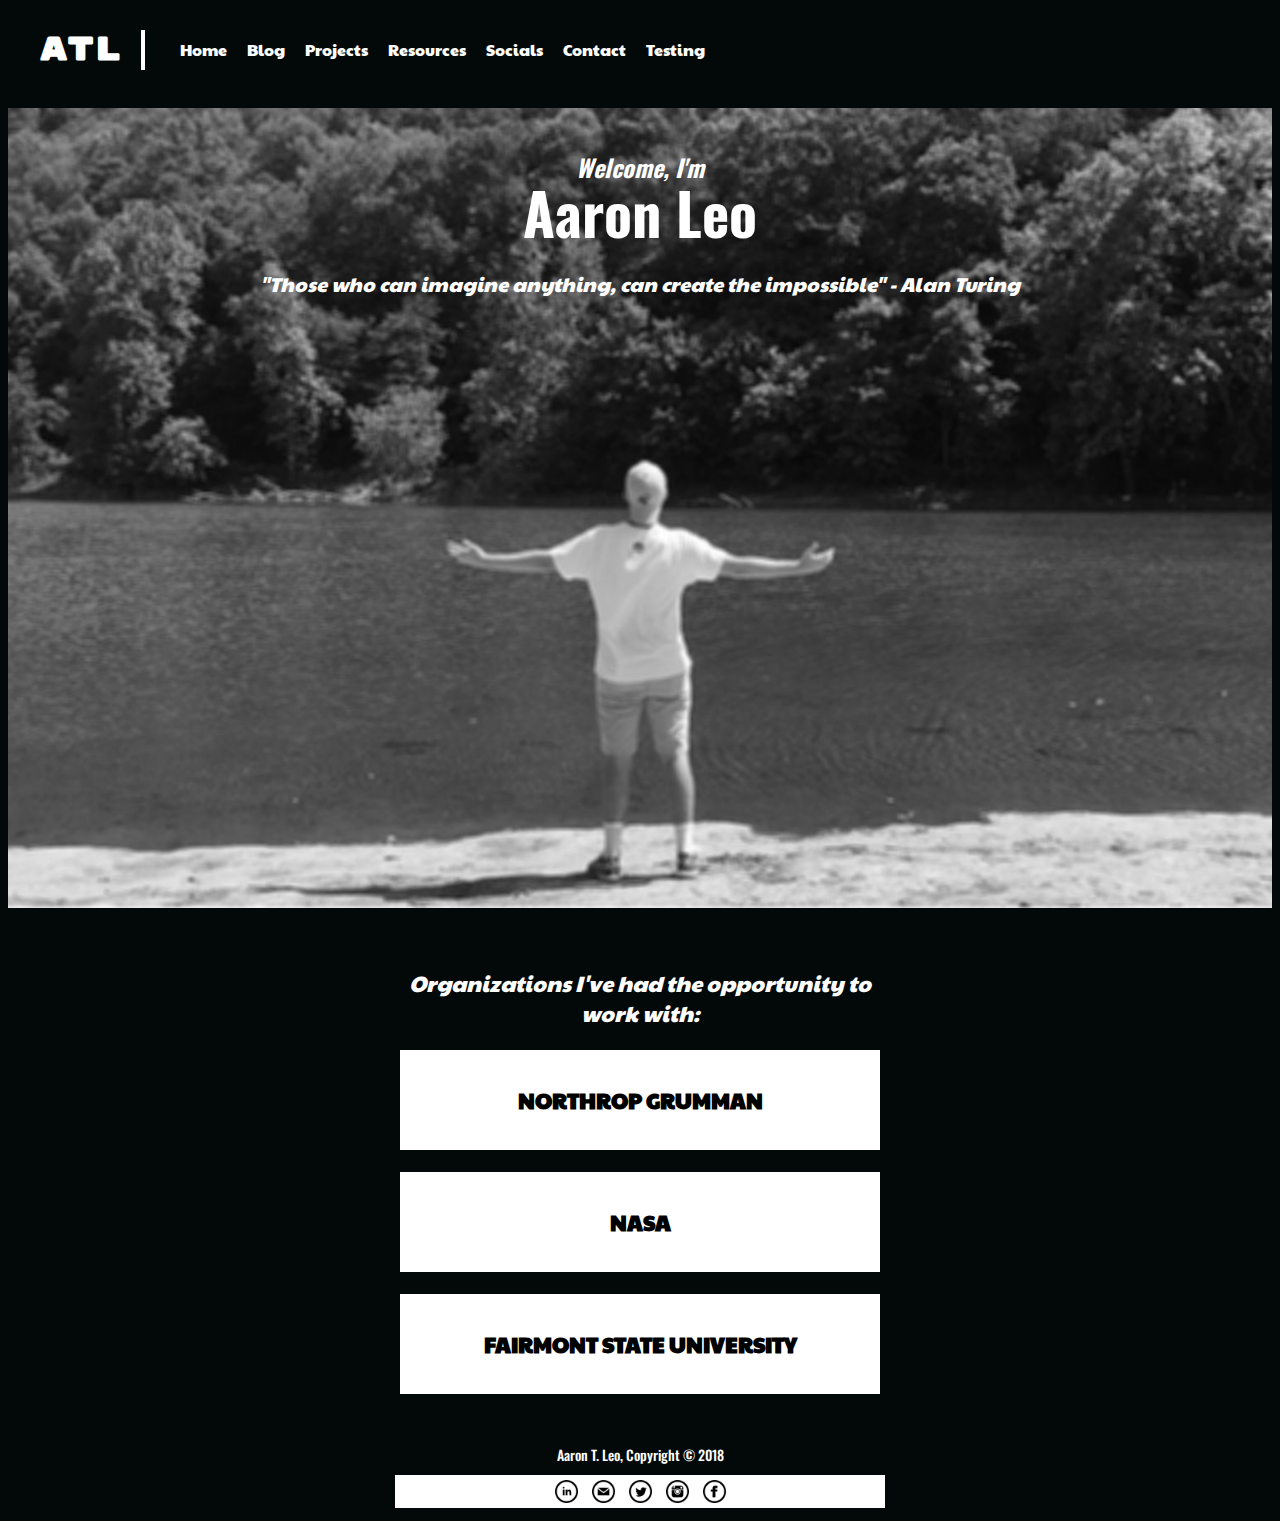
<file: index.html>
<!DOCTYPE html>
<html>
  <head>
    <meta charset="utf-8">
    <title> Aaron T. Leo | Home </title>
    <meta name="viewport" content="width=device-width, initial-scale=1.0">
    <link rel="stylesheet" href="./css/style.css">
    <link href="https://fonts.googleapis.com/css?family=Paytone+One|Rubik+Mono+One|Oswald|Anton|Josefin+Slab" rel="stylesheet">
  </head>
  <body>
    <header>
      <a href="index.html" class="header-brand">ATL</a>
      <nav>
          <ul>
            <li><a href="index.html"> Home </a></li>
            <li><a href="blog.html"> Blog </a></li>
            <li><a href="projects.html"> Projects </a></li>
            <li><a href="resources.html"> Resources </a></li>
            <li><a href="socials.html"> Socials </a></li>
            <li><a href="contact.html"> Contact </a></li>
            <li><a href="testing.html"> Testing </a></li>
          </ul>
      </nav>
    </header>
    <main>
      <section class="index-banner">
        <div class="vertical-center">
          <h2><i><span style="font-size: 24px">Welcome, I'm </span></i><br>Aaron Leo</h2>
          <h1> "Those who can imagine anything, can create the impossible"   - Alan Turing </h1>
        </div>
      </section>
      <div class="wrapper">
        <div class="index-organizations">
            <h2 class="index-organizations-header"> Organizations I've had the opportunity to work with: </h2>
          <a href="#">
            <div class="index-organization-1">
              <h3><a href= "https://ngc.taleo.net/careersection/ngc_coll/jobsearch.ftl?lang=en&_ga=2.114359751.1571908269.1505140570-1337973145.1462220117">NORTHROP GRUMMAN</h3>
            </div>
          </a>
          <a href="#">
            <div class="index-organization-2">
              <h3><a href= "http://www.wvspacegrant.org">NASA</h3>
            </div>
          </a>
          <a href="#">
            <div class="index-organization-3">
              <h3><a href= "https://www.fairmontstate.edu/collegeofscitech/academics/computer-science-computer-security-programs">FAIRMONT STATE UNIVERSITY</h3>
            </div>
          </a>
        </div>
      </div>
    </main>
    <footer>
      <div class="wrapper">
        <p> Aaron T. Leo, Copyright &copy; 2018 </p>
        <div class="footer-icon-bar">
          <div class="footer-icon-group">
            <a href="https://www.linkedin.com/in/aaron-leo-2ab53011b/">
                <img class="footer-icon-1" src="./img/linkedin-icon.png" alt="Linkedin Icon">
            </a>
            <a href="#">
                <img class="footer-icon-2" src="./img/email-icon.png" alt="Email Icon">
            </a>
            <a href="https://twitter.com/AT_Leo">
                <img class="footer-icon-3" src="./img/twitter-icon.png" alt="Twitter Icon">
            </a>
            <a href="https://www.instagram.com/atleo14/">
                <img class="footer-icon-4" src="./img/instagram-icon.png" alt="Instagram Icon">
            </a>
            <a href="https://www.facebook.com/AaronTL14">
                <img class="footer-icon-5" src="./img/facebook-icon.png" alt="Facebook Icon">
            </a>
          </div>
        </div>
      </div>
    </footer>
  </body>
</html>
</file>
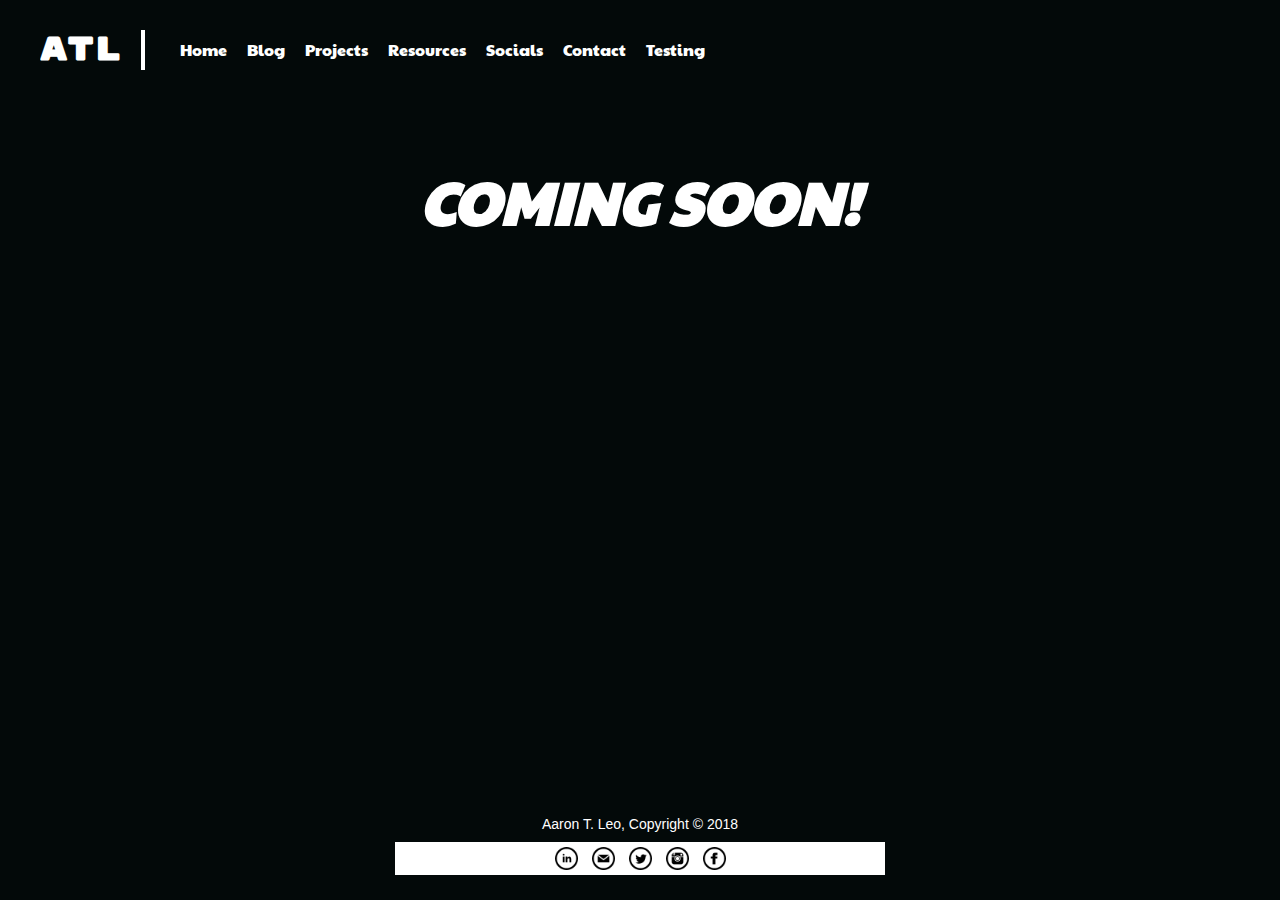
<file: blog.html>
<!DOCTYPE html>
<html>
  <head>
    <meta charset="utf-8">
    <title> Aaron T. Leo | Blog </title>
    <meta name="viewport" content="width=device-width, initial-scale=1.0">
    <link rel="stylesheet" href="./css/style.css">
    <link href="https://fonts.googleapis.com/css?family=Assistant|Paytone+One|Rubik+Mono+One|Ultra" rel="stylesheet">
  </head>
  <body>
    <header>
      <a href="index.html" class="header-brand">ATL</a>
      <nav>
          <ul>
            <li><a href="index.html"> Home </a></li>
            <li><a href="blog.html"> Blog </a></li>
            <li><a href="projects.html"> Projects </a></li>
            <li><a href="resources.html"> Resources </a></li>
            <li><a href="socials.html"> Socials </a></li>
            <li><a href="contact.html"> Contact </a></li>
            <li><a href="testing.html"> Testing </a></li>
          </ul>
      </nav>
    </header>



    <main>
      <section class="coming-soon-text">
        <h1> COMING SOON! </h1>
      </section>
    </main>



    <footer class="coming-soon-footer">
      <div class="wrapper">
        <p> Aaron T. Leo, Copyright &copy; 2018 </p>
        <div class="footer-icon-bar">
          <div class="footer-icon-group">
            <a href="https://www.linkedin.com/in/aaron-leo/">
                <img class="footer-icon-1" src="./img/linkedin-icon.png" alt="Linkedin Icon">
            </a>
            <a href="#">
                <img class="footer-icon-2" src="./img/email-icon.png" alt="Email Icon">
            </a>
            <a href="https://twitter.com/AT_Leo">
                <img class="footer-icon-3" src="./img/twitter-icon.png" alt="Twitter Icon">
            </a>
            <a href="https://www.instagram.com/atleo14/">
                <img class="footer-icon-4" src="./img/instagram-icon.png" alt="Instagram Icon">
            </a>
            <a href="https://www.facebook.com/AaronTL14">
                <img class="footer-icon-5" src="./img/facebook-icon.png" alt="Facebook Icon">
            </a>
          </div>
        </div>
      </div>
    </footer>
  </body>
</html>
</file>
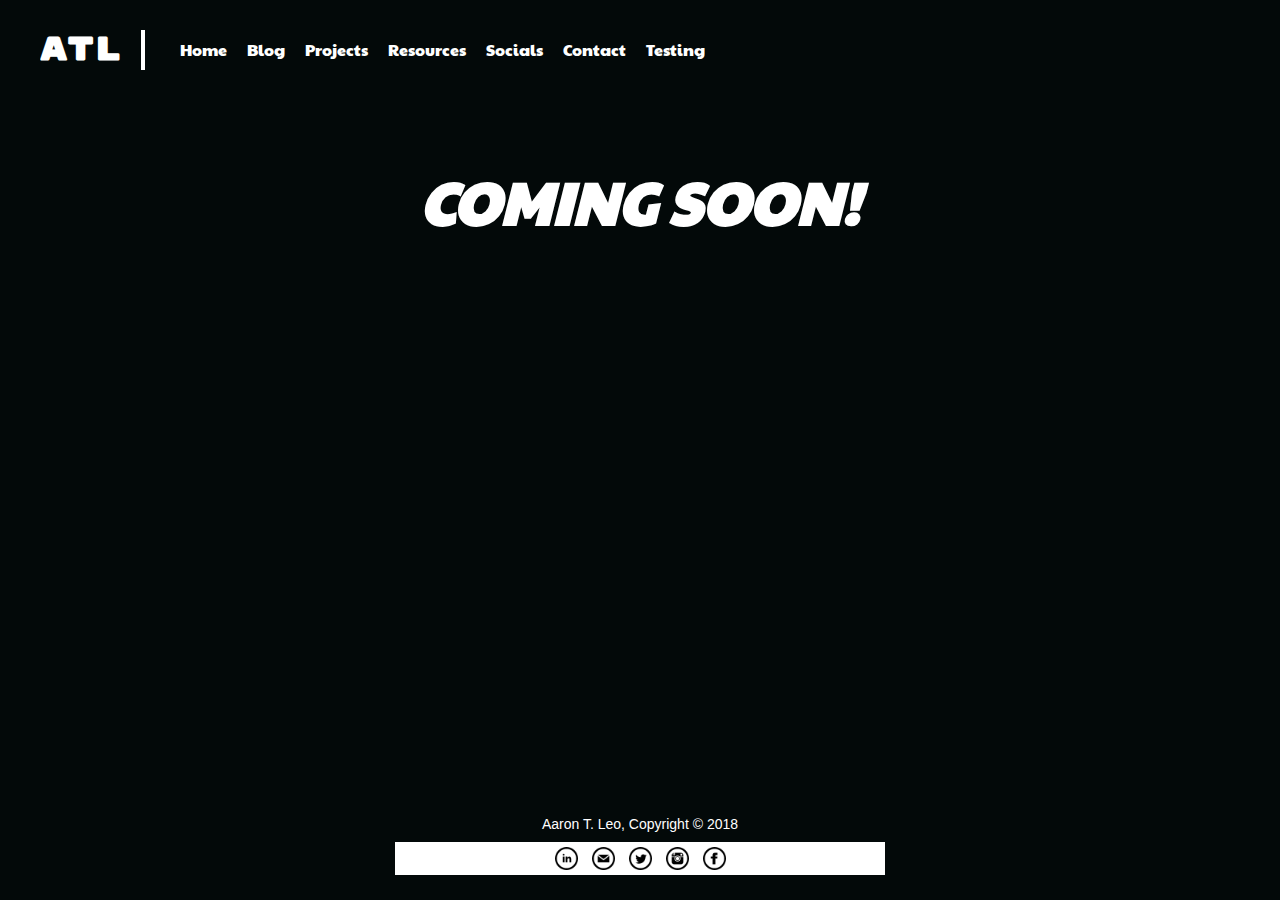
<file: contact.html>
<!DOCTYPE html>
<html>
  <head>
    <meta charset="utf-8">
    <title> Aaron T. Leo | Contact </title>
    <meta name="viewport" content="width=device-width, initial-scale=1.0">
    <link rel="stylesheet" href="./css/style.css">
    <link href="https://fonts.googleapis.com/css?family=Assistant|Paytone+One|Rubik+Mono+One|Ultra" rel="stylesheet">
  </head>
  <body>
    <header>
      <a href="index.html" class="header-brand">ATL</a>
      <nav>
          <ul>
            <li><a href="index.html"> Home </a></li>
            <li><a href="blog.html"> Blog </a></li>
            <li><a href="projects.html"> Projects </a></li>
            <li><a href="resources.html"> Resources </a></li>
            <li><a href="socials.html"> Socials </a></li>
            <li><a href="contact.html"> Contact </a></li>
            <li><a href="testing.html"> Testing </a></li>
          </ul>
      </nav>
    </header>



    <main>
      <section class="coming-soon-text">
        <h1> COMING SOON! </h1>
      </section>
    </main>



    <footer class="coming-soon-footer">
      <div class="wrapper">
        <p> Aaron T. Leo, Copyright &copy; 2018 </p>
        <div class="footer-icon-bar">
          <div class="footer-icon-group">
            <a href="https://www.linkedin.com/in/aaron-leo/">
                <img class="footer-icon-1" src="./img/linkedin-icon.png" alt="Linkedin Icon">
            </a>
            <a href="#">
                <img class="footer-icon-2" src="./img/email-icon.png" alt="Email Icon">
            </a>
            <a href="https://twitter.com/AT_Leo">
                <img class="footer-icon-3" src="./img/twitter-icon.png" alt="Twitter Icon">
            </a>
            <a href="https://www.instagram.com/atleo14/">
                <img class="footer-icon-4" src="./img/instagram-icon.png" alt="Instagram Icon">
            </a>
            <a href="https://www.facebook.com/AaronTL14">
                <img class="footer-icon-5" src="./img/facebook-icon.png" alt="Facebook Icon">
            </a>
          </div>
        </div>
      </div>
    </footer>
  </body>
</html>
</file>
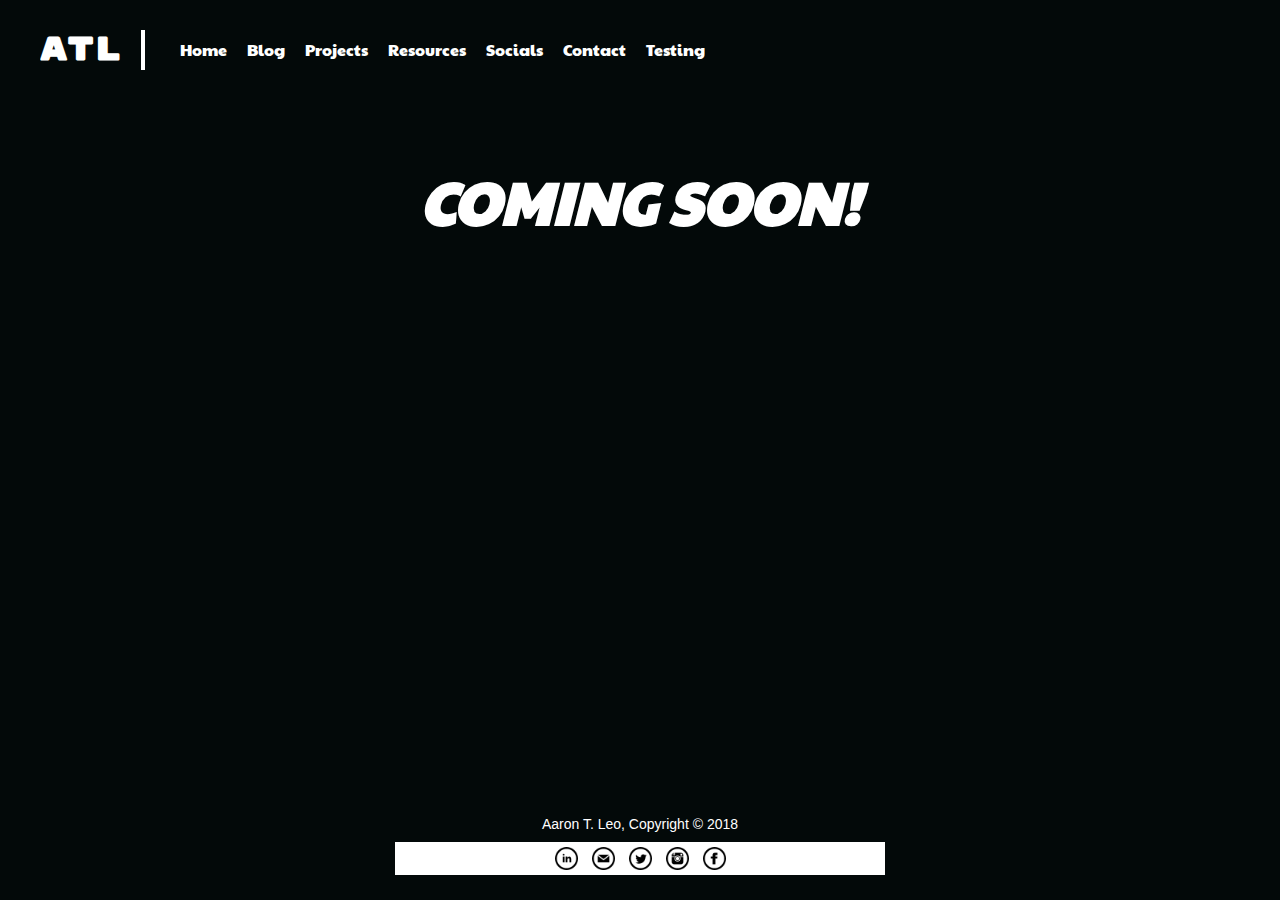
<file: projects.html>
<!DOCTYPE html>
<html>
  <head>
    <meta charset="utf-8">
    <title> Aaron T. Leo | Projects </title>
    <meta name="viewport" content="width=device-width, initial-scale=1.0">
    <link rel="stylesheet" href="./css/style.css">
    <link href="https://fonts.googleapis.com/css?family=Assistant|Paytone+One|Rubik+Mono+One|Ultra" rel="stylesheet">
  </head>
  <body>
    <header>
      <a href="index.html" class="header-brand">ATL</a>
      <nav>
          <ul>
            <li><a href="index.html"> Home </a></li>
            <li><a href="blog.html"> Blog </a></li>
            <li><a href="projects.html"> Projects </a></li>
            <li><a href="resources.html"> Resources </a></li>
            <li><a href="socials.html"> Socials </a></li>
            <li><a href="contact.html"> Contact </a></li>
            <li><a href="testing.html"> Testing </a></li>
          </ul>
      </nav>
    </header>



    <main>
      <section class="coming-soon-text">
        <h1> COMING SOON! </h1>
      </section>
    </main>



    <footer class="coming-soon-footer">
      <div class="wrapper">
        <p> Aaron T. Leo, Copyright &copy; 2018 </p>
        <div class="footer-icon-bar">
          <div class="footer-icon-group">
            <a href="https://www.linkedin.com/in/aaron-leo/">
                <img class="footer-icon-1" src="./img/linkedin-icon.png" alt="Linkedin Icon">
            </a>
            <a href="#">
                <img class="footer-icon-2" src="./img/email-icon.png" alt="Email Icon">
            </a>
            <a href="https://twitter.com/AT_Leo">
                <img class="footer-icon-3" src="./img/twitter-icon.png" alt="Twitter Icon">
            </a>
            <a href="https://www.instagram.com/atleo14/">
                <img class="footer-icon-4" src="./img/instagram-icon.png" alt="Instagram Icon">
            </a>
            <a href="https://www.facebook.com/AaronTL14">
                <img class="footer-icon-5" src="./img/facebook-icon.png" alt="Facebook Icon">
            </a>
          </div>
        </div>
      </div>
    </footer>
  </body>
</html>
</file>
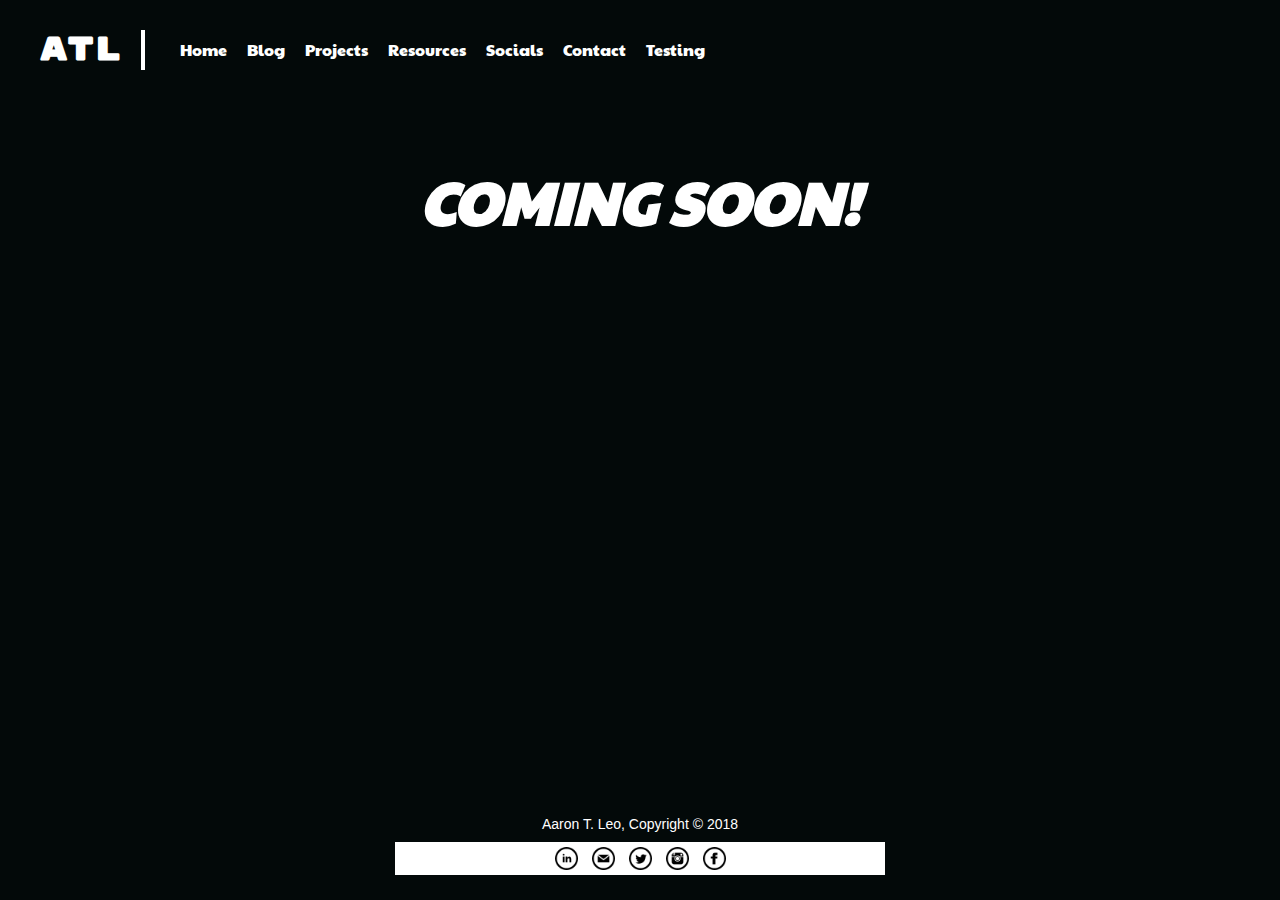
<file: resources.html>
<!DOCTYPE html>
<html>
  <head>
    <meta charset="utf-8">
    <title> Aaron T. Leo | Resources </title>
    <meta name="viewport" content="width=device-width, initial-scale=1.0">
    <link rel="stylesheet" href="./css/style.css">
    <link href="https://fonts.googleapis.com/css?family=Assistant|Paytone+One|Rubik+Mono+One|Ultra" rel="stylesheet">
  </head>
  <body>
    <header>
      <a href="index.html" class="header-brand">ATL</a>
      <nav>
          <ul>
            <li><a href="index.html"> Home </a></li>
            <li><a href="blog.html"> Blog </a></li>
            <li><a href="projects.html"> Projects </a></li>
            <li><a href="resources.html"> Resources </a></li>
            <li><a href="socials.html"> Socials </a></li>
            <li><a href="contact.html"> Contact </a></li>
            <li><a href="testing.html"> Testing </a></li>
          </ul>
      </nav>
    </header>



    <main>
      <section class="coming-soon-text">
        <h1> COMING SOON! </h1>
      </section>
    </main>



    <footer class="coming-soon-footer">
      <div class="wrapper">
        <p> Aaron T. Leo, Copyright &copy; 2018 </p>
        <div class="footer-icon-bar">
          <div class="footer-icon-group">
            <a href="https://www.linkedin.com/in/aaron-leo/">
                <img class="footer-icon-1" src="./img/linkedin-icon.png" alt="Linkedin Icon">
            </a>
            <a href="#">
                <img class="footer-icon-2" src="./img/email-icon.png" alt="Email Icon">
            </a>
            <a href="https://twitter.com/AT_Leo">
                <img class="footer-icon-3" src="./img/twitter-icon.png" alt="Twitter Icon">
            </a>
            <a href="https://www.instagram.com/atleo14/">
                <img class="footer-icon-4" src="./img/instagram-icon.png" alt="Instagram Icon">
            </a>
            <a href="https://www.facebook.com/AaronTL14">
                <img class="footer-icon-5" src="./img/facebook-icon.png" alt="Facebook Icon">
            </a>
          </div>
        </div>
      </div>
    </footer>
  </body>
</html>
</file>
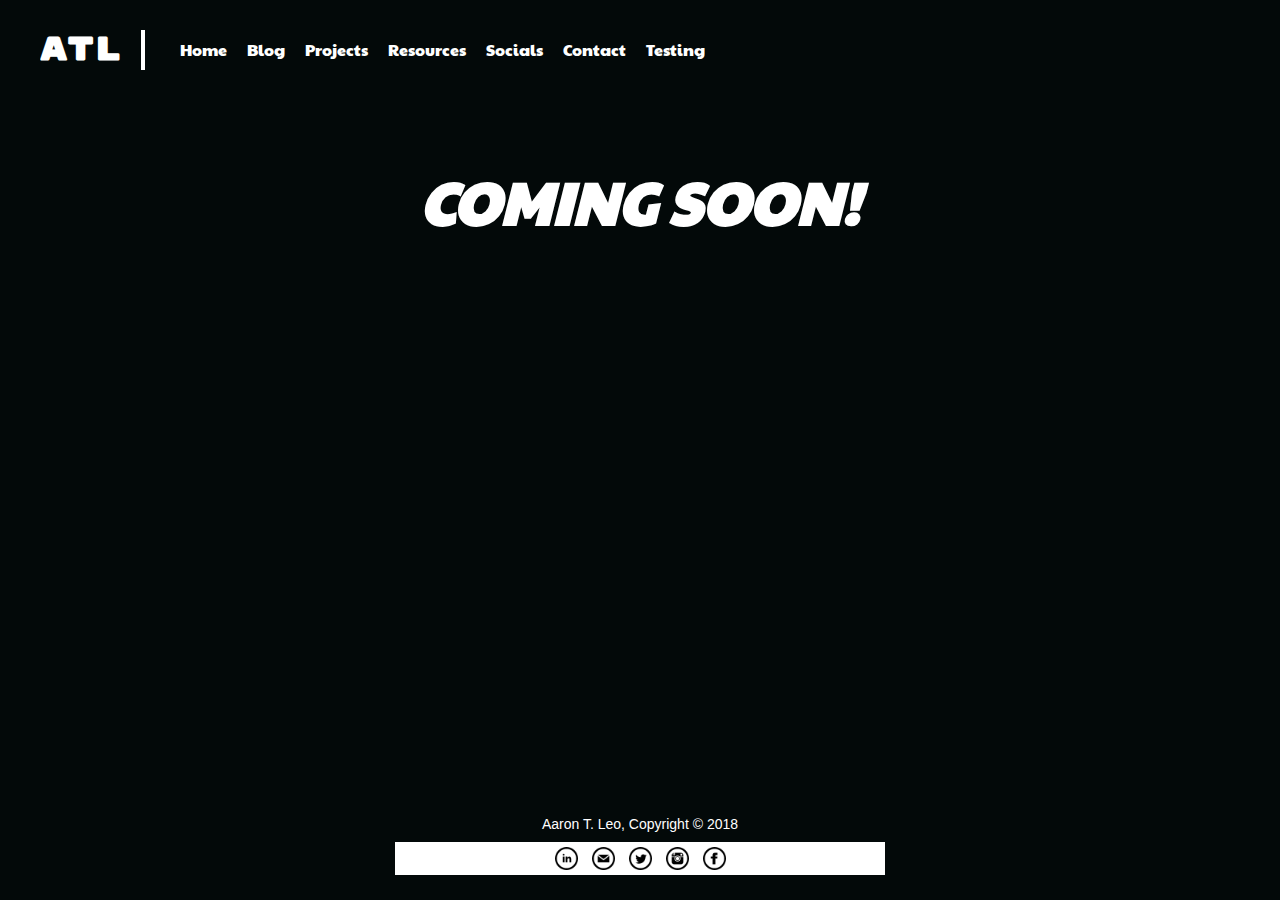
<file: socials.html>
<!DOCTYPE html>
<html>
  <head>
    <meta charset="utf-8">
    <title> Aaron T. Leo | Socials </title>
    <meta name="viewport" content="width=device-width, initial-scale=1.0">
    <link rel="stylesheet" href="./css/style.css">
    <link href="https://fonts.googleapis.com/css?family=Assistant|Paytone+One|Rubik+Mono+One|Ultra" rel="stylesheet">
  </head>
  <body>
    <header>
      <a href="index.html" class="header-brand">ATL</a>
      <nav>
          <ul>
            <li><a href="index.html"> Home </a></li>
            <li><a href="blog.html"> Blog </a></li>
            <li><a href="projects.html"> Projects </a></li>
            <li><a href="resources.html"> Resources </a></li>
            <li><a href="socials.html"> Socials </a></li>
            <li><a href="contact.html"> Contact </a></li>
            <li><a href="testing.html"> Testing </a></li>
          </ul>
      </nav>
    </header>



    <main>
      <section class="coming-soon-text">
        <h1> COMING SOON! </h1>
      </section>
    </main>



    <footer class="coming-soon-footer">
      <div class="wrapper">
        <p> Aaron T. Leo, Copyright &copy; 2018 </p>
        <div class="footer-icon-bar">
          <div class="footer-icon-group">
            <a href="https://www.linkedin.com/in/aaron-leo/">
                <img class="footer-icon-1" src="./img/linkedin-icon.png" alt="Linkedin Icon">
            </a>
            <a href="#">
                <img class="footer-icon-2" src="./img/email-icon.png" alt="Email Icon">
            </a>
            <a href="https://twitter.com/AT_Leo">
                <img class="footer-icon-3" src="./img/twitter-icon.png" alt="Twitter Icon">
            </a>
            <a href="https://www.instagram.com/atleo14/">
                <img class="footer-icon-4" src="./img/instagram-icon.png" alt="Instagram Icon">
            </a>
            <a href="https://www.facebook.com/AaronTL14">
                <img class="footer-icon-5" src="./img/facebook-icon.png" alt="Facebook Icon">
            </a>
          </div>
        </div>
      </div>
    </footer>
  </body>
</html>
</file>
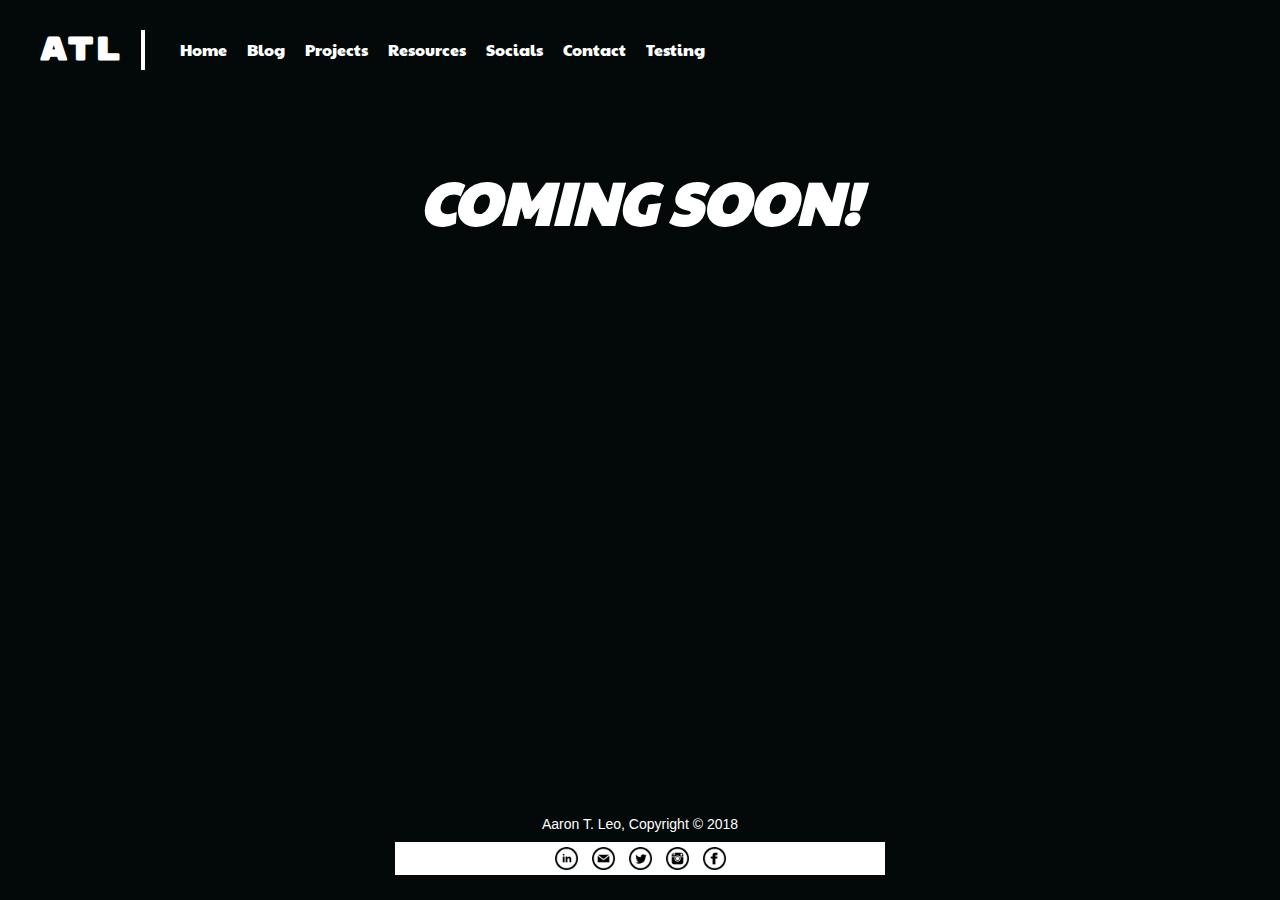
<file: testing.html>
<!DOCTYPE html>
<html>
  <head>
    <meta charset="utf-8">
    <title> Aaron T. Leo | Testing </title>
    <meta name="viewport" content="width=device-width, initial-scale=1.0">
    <link rel="stylesheet" href="./css/style.css">
    <link href="https://fonts.googleapis.com/css?family=Assistant|Paytone+One|Rubik+Mono+One|Ultra" rel="stylesheet">
  </head>
  <body>
    <header>
      <a href="index.html" class="header-brand">ATL</a>
      <nav>
          <ul>
            <li><a href="index.html"> Home </a></li>
            <li><a href="blog.html"> Blog </a></li>
            <li><a href="projects.html"> Projects </a></li>
            <li><a href="resources.html"> Resources </a></li>
            <li><a href="socials.html"> Socials </a></li>
            <li><a href="contact.html"> Contact </a></li>
            <li><a href="testing.html"> Testing </a></li>
          </ul>
      </nav>
    </header>



    <main>
      <section class="coming-soon-text">
        <h1> COMING SOON! </h1>
      </section>
    </main>



    <footer class="coming-soon-footer">
      <div class="wrapper">
        <p> Aaron T. Leo, Copyright &copy; 2018 </p>
        <div class="footer-icon-bar">
          <div class="footer-icon-group">
            <a href="https://www.linkedin.com/in/aaron-leo/">
                <img class="footer-icon-1" src="./img/linkedin-icon.png" alt="Linkedin Icon">
            </a>
            <a href="#">
                <img class="footer-icon-2" src="./img/email-icon.png" alt="Email Icon">
            </a>
            <a href="https://twitter.com/AT_Leo">
                <img class="footer-icon-3" src="./img/twitter-icon.png" alt="Twitter Icon">
            </a>
            <a href="https://www.instagram.com/atleo14/">
                <img class="footer-icon-4" src="./img/instagram-icon.png" alt="Instagram Icon">
            </a>
            <a href="https://www.facebook.com/AaronTL14">
                <img class="footer-icon-5" src="./img/facebook-icon.png" alt="Facebook Icon">
            </a>
          </div>
        </div>
      </div>
    </footer>
  </body>
</html>
</file>
<file: css/style.css>
/*
CSS is written for screen sizes below 1000px
Media Queries are used to modify the layout after a screen size of 1000px
*/

*{
  text-decoration: none;
  list-style-type: none;
}

main{
  padding-top: 100px;
}

body{
  background-color: #030909;
}

header{
  position: fixed;
  top: 0;
  right: 0;
  left: 0;
  background-color: #030909; /* Eventually make it black: #030909; */
  width: 100%;
  height: 100px;
}

header .header-brand{
  /*font-family: Arial;*/
  font-family: 'Rubik Mono One', sans-serif;
  font-size: 32px;
  font-weight: 900;
  line-height: 80px;
  color: #ffffff; /* Eventually make it white: #ffffff; */
  display: block;
  margin: 0 auto;
  text-align: center;
}

header nav ul{
  padding: 0;
  display: block;
  margin: 0 auto;
  width: fit-content;
}

header nav ul li{
  display: inline-block;
  float: left;
  padding: 0 6px;

}

header nav ul li a{
  font-family: 'Paytone One', sans-serif;
  font-size: 10px;
  color: #ffffff;
}

@media only screen and (min-width: 1000px){
  header .header-brand{
    margin: 30px 0;
    text-align: left;
    line-height: 40px;
    padding: 0 20px 0 40px;
    border-right: 4px solid #ffffff;
    float: left;
  }

  header nav ul{
    margin: 20px 0px 0px 25px;
    float: left;
  }

  header nav ul li{
    padding: 0 10px;
  }

  header nav ul li a{
    font-size: 16px;
    line-height: 60px;
  }
}

.index-banner{
  width: 100%;
  height: calc(100vh - 100px);
  background-image: url('../img/header_photo_2.jpg');
  background-repeat: no-repeat;
  background-position: center;
  background-size: cover;
  display: table;
}

.vertical-center{
  display: table-cell;
  vertical-align: center;
}

.index-banner h2{
  margin: 22px;
  font-family: 'Oswald', sans-serif;
  /*font-family: 'Anton', sans-serif;*/
  line-height: 45px;
  font-size: 58px;
  color: #ffffff;
  text-align: center;
}

.index-banner h1{
font-family: 'Paytone One', sans-serif;
  font-size: 20px;
  font-style: italic;
  line-height: 35px;
  font-weight: 100;
  color: #ffffff;
  text-align: center;
}

.index-organizations-header{
  margin: 60px 0 0;
  font-size: 30px;
  color: #ffffff;
  background-color: #030909;
  text-align: center;
}

.index-organizations div{
  margin: 10px 10px 0;
  width: calc(100% - 20px);
  height: 100px;
  background-color: #ffffff;
}

.index-organizations div h3{
  font-family: 'Paytone One', sans-serif;
  font-size: 22px;
  line-height: 100px;
  color: #030909;
  text-align: center;
}

.index-organizations div h3 a{
  color: #000000;
}

.index-organizations h2{
  font-family: 'Paytone One', sans-serif;
  font-size: 22px;
  font-style: italic;
  font-weight: 500;
  color: #ffffff;
  text-align: center;
}

@media only screen and (min-width: 1000px){
  .wrapper{
    width: 500px;
    margin: 0 auto;
  }

  .index-banner h1{
    line-height: 55px;
  }
}

/* CSS for Nav Links */
.coming-soon-text h1{
  margin: 50px;
  width: calc(100% - 100);
  font-family: 'Paytone One', sans-serif;
  font-style: italic;
  font-size: 60px;
  color: #ffffff;
  text-align: center;
}

footer{
  /*margin: 50px 10px 10px 10px;*/
  margin-top: 40px;
  margin-left: 20px;
  margin-right: 20px;
  margin-bottom: 5px;
  width: calc(100% - 40px);
  background-color: #030909;
  overflow: hidden;
}

.coming-soon-footer{
  position: fixed;
  right:0;
  left:0;
  bottom: 0;
  margin: 40px 20px 20px 20px;
  width: calc(100% - 40px);
}

footer p{
  margin: 10px;
  font-family: 'Oswald', sans-serif;
  font-weight: 500;
  font-size: 14px;
  color: #ffffff;
  text-align: center;
}

.footer-icon-bar{
  margin: 5px;
  width: calc(100% - 10px);
  height: 33px;
  background-color: #ffffff;
  text-align: center;
}
.footer-icon-group{
  margin: auto;
  height: 33px;
}

.footer-icon-bar div img{
  margin: 5px 5px;
  width: 23px;
}
</file>
